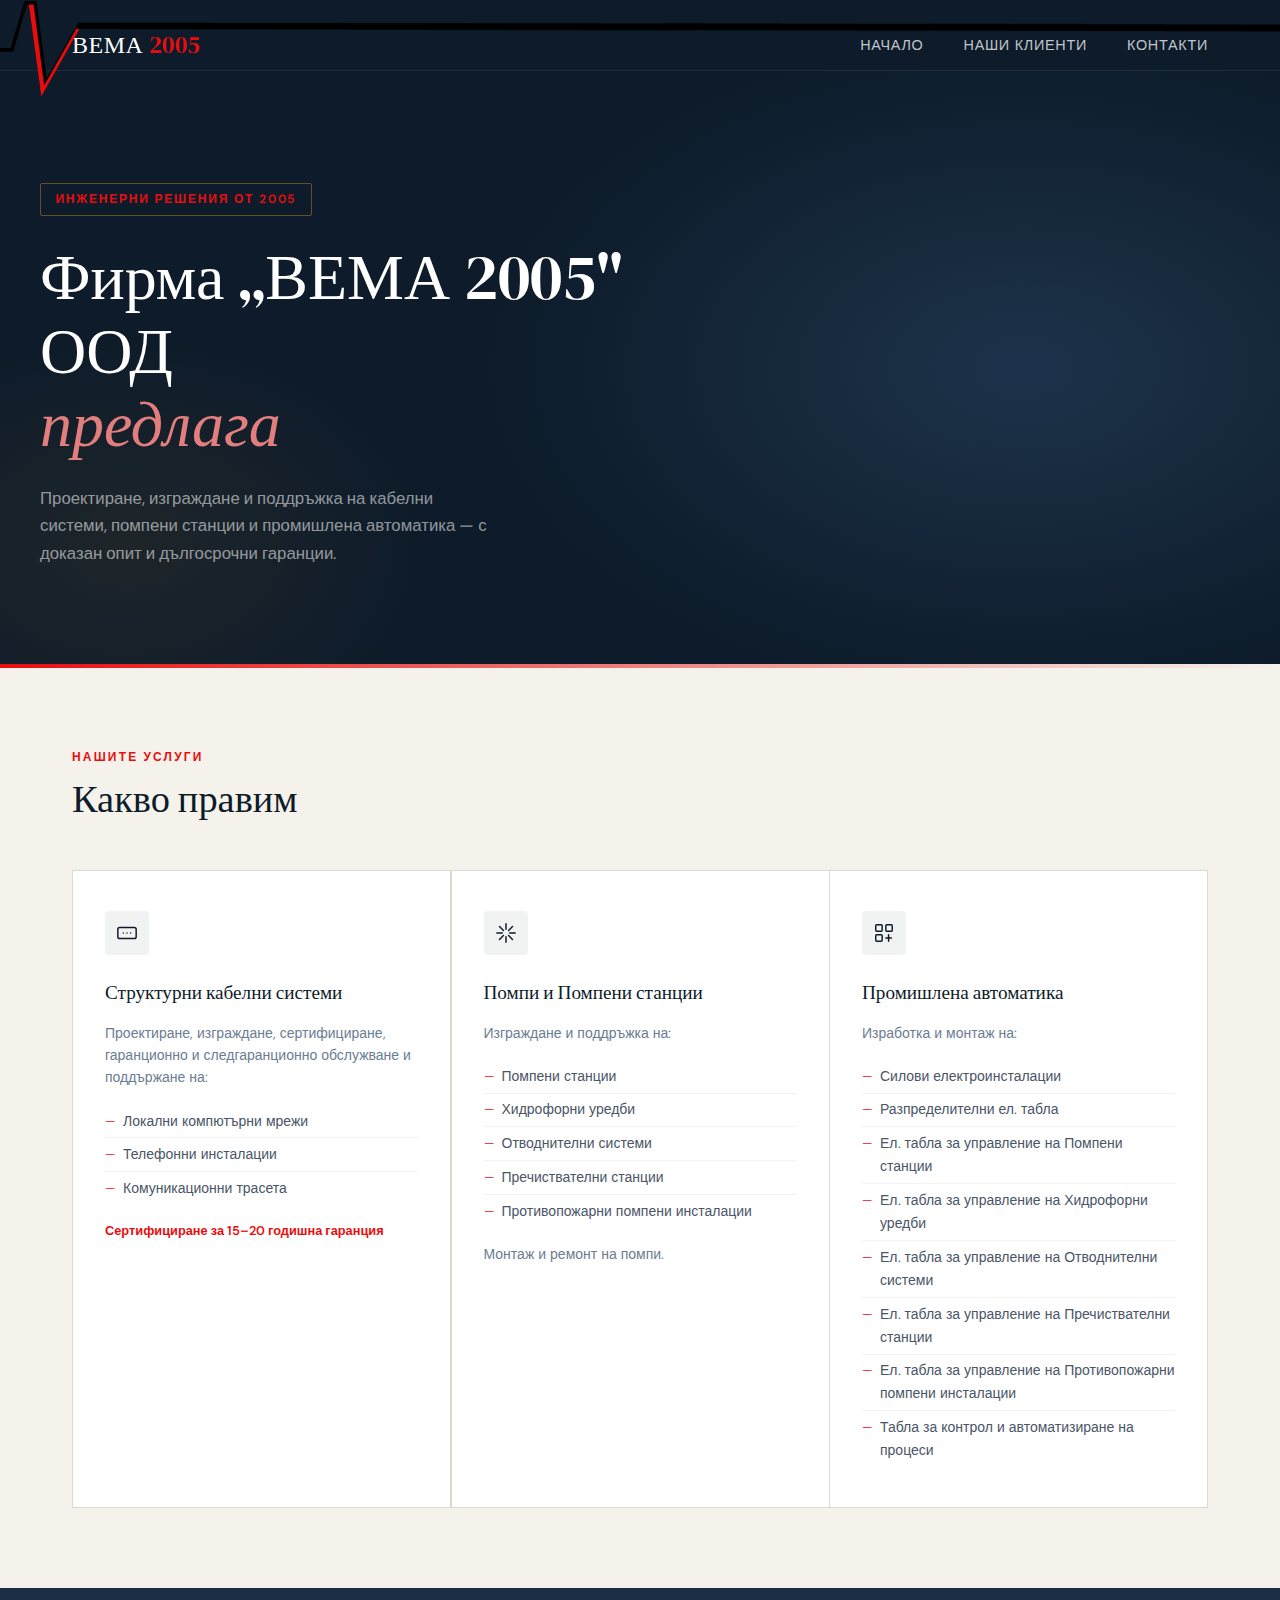
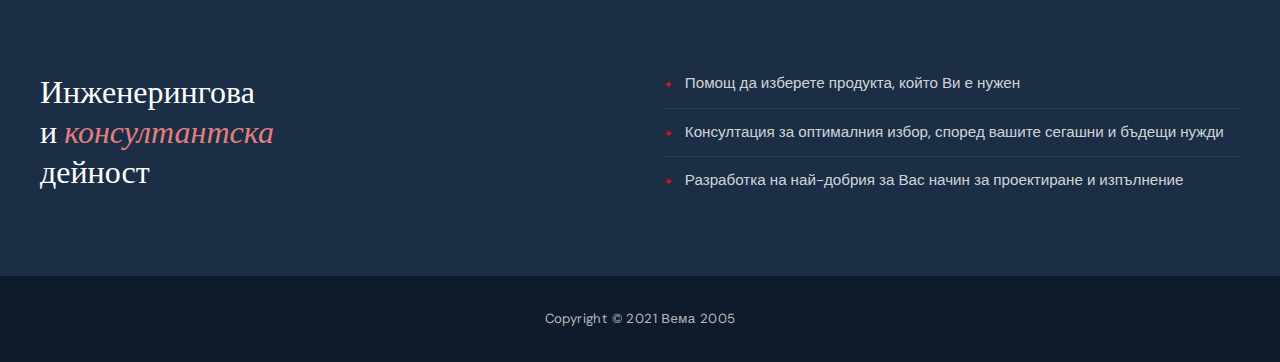
<file: www/index.html>
<!DOCTYPE html>
<html lang="bg">
<head>
  <meta charset="UTF-8" />
  <meta name="viewport" content="width=device-width, initial-scale=1.0" />
  <title>ВЕМА 2005 ООД</title>
  <link rel="preconnect" href="https://fonts.googleapis.com" />
  <link rel="preconnect" href="https://fonts.gstatic.com" crossorigin />
  <link href="https://fonts.googleapis.com/css2?family=DM+Sans:ital,opsz,wght@0,9..40,300;0,9..40,400;0,9..40,600;1,9..40,300&family=DM+Serif+Display:ital@0;1&display=swap" rel="stylesheet" />
  <link rel="stylesheet" href="static/css/stylesheet.css">
</head>
<body>

<!-- NAV -->
<header>
  <nav>
    <div class="logo">
      <img class="logo_banner" src="static/logo/vema-logo-long.png" alt="Vema Logo"/>
      ВЕМА <span>2005</span>
    </div>
    <ul>
      <li><a href="/new-version/static">Начало</a></li>
      <li><a href="/www/clients.html">Наши Клиенти</a></li>
      <li><a href="/www/contacts.html">Контакти</a></li>
    </ul>
  </nav>
</header>

<!-- HERO -->
<section class="hero">
  <div class="hero-inner">
    <div class="hero-tag">Инженерни решения от 2005</div>
    <h1>Фирма „ВЕМА 2005" ООД<br /><em>предлага</em></h1>
    <p class="hero-desc">Проектиране, изграждане и поддръжка на кабелни системи, помпени станции и промишлена автоматика — с доказан опит и дългосрочни гаранции.</p>
  </div>
</section>

<div class="divider-bar"></div>

<!-- SERVICES -->
<section class="services">
  <p class="section-label">Нашите услуги</p>
  <h2 class="section-title">Какво правим</h2>

  <div class="cards">

    <!-- Card 1 -->
    <div class="card">
      <div class="card-icon">
        <svg viewBox="0 0 24 24" fill="none" stroke-width="1.6" stroke-linecap="round" stroke-linejoin="round">
          <rect x="2" y="6" width="20" height="12" rx="2"/>
          <path d="M12 12h.01M8 12h.01M16 12h.01"/>
        </svg>
      </div>
      <h3>Структурни кабелни системи</h3>
      <p>Проектиране, изграждане, сертифициране, гаранционно и следгаранционно обслужване и поддържане на:</p>
      <ul>
        <li>Локални компютърни мрежи</li>
        <li>Телефонни инсталации</li>
        <li>Комуникационни трасета</li>
      </ul>
      <p style="margin-top:1rem; font-size:0.8rem; color:var(--accent); font-weight:600;">Сертифициране за 15–20 годишна гаранция</p>
    </div>

    <!-- Card 2 -->
    <div class="card">
      <div class="card-icon">
        <svg viewBox="0 0 24 24" fill="none" stroke-width="1.6" stroke-linecap="round" stroke-linejoin="round">
          <path d="M12 2v6m0 8v6M4.93 4.93l4.24 4.24m5.66 5.66 4.24 4.24M2 12h6m8 0h6M4.93 19.07l4.24-4.24m5.66-5.66 4.24-4.24"/>
        </svg>
      </div>
      <h3>Помпи и Помпени станции</h3>
      <p>Изграждане и поддръжка на:</p>
      <ul>
        <li>Помпени станции</li>
        <li>Хидрофорни уредби</li>
        <li>Отводнителни системи</li>
        <li>Пречиствателни станции</li>
        <li>Противопожарни помпени инсталации</li>
      </ul>
      <p style="margin-top:1rem; font-size:0.875rem; color:var(--muted);">Монтаж и ремонт на помпи.</p>
    </div>

    <!-- Card 3 -->
    <div class="card">
      <div class="card-icon">
        <svg viewBox="0 0 24 24" fill="none" stroke-width="1.6" stroke-linecap="round" stroke-linejoin="round">
          <rect x="3" y="3" width="7" height="7" rx="1"/>
          <rect x="14" y="3" width="7" height="7" rx="1"/>
          <rect x="3" y="14" width="7" height="7" rx="1"/>
          <path d="M14 17.5h3m0 0h3m-3 0V14m0 7v-3"/>
        </svg>
      </div>
      <h3>Промишлена автоматика</h3>
      <p>Изработка и монтаж на:</p>
      <ul>
        <li>Силови електроинсталации</li>
        <li>Разпределителни ел. табла</li>
        <li>Ел. табла за управление на Помпени станции</li>
        <li>Ел. табла за управление на Хидрофорни уредби</li>
        <li>Ел. табла за управление на Отводнителни системи</li>
        <li>Ел. табла за управление на Пречиствателни станции</li>
        <li>Ел. табла за управление на Противопожарни помпени инсталации</li>
        <li>Табла за контрол и автоматизиране на процеси</li>
      </ul>
    </div>

  </div>
</section>

<!-- CONSULTING BAND -->
<section class="consult-band">
  <div class="consult-inner">
    <h2>Инженерингова<br />и <em>консултантска</em><br />дейност</h2>
    <ul class="consult-list">
      <li>Помощ да изберете продукта, който Ви е нужен</li>
      <li>Консултация за оптималния избор, според вашите сегашни и бъдещи нужди</li>
      <li>Разработка на най-добрия за Вас начин за проектиране и изпълнение</li>
    </ul>
  </div>
</section>

<!-- FOOTER -->
<footer>
  <p><strong>Copyright © 2021 Вема 2005</strong></p>
</footer>

</body>
</html>
</file>
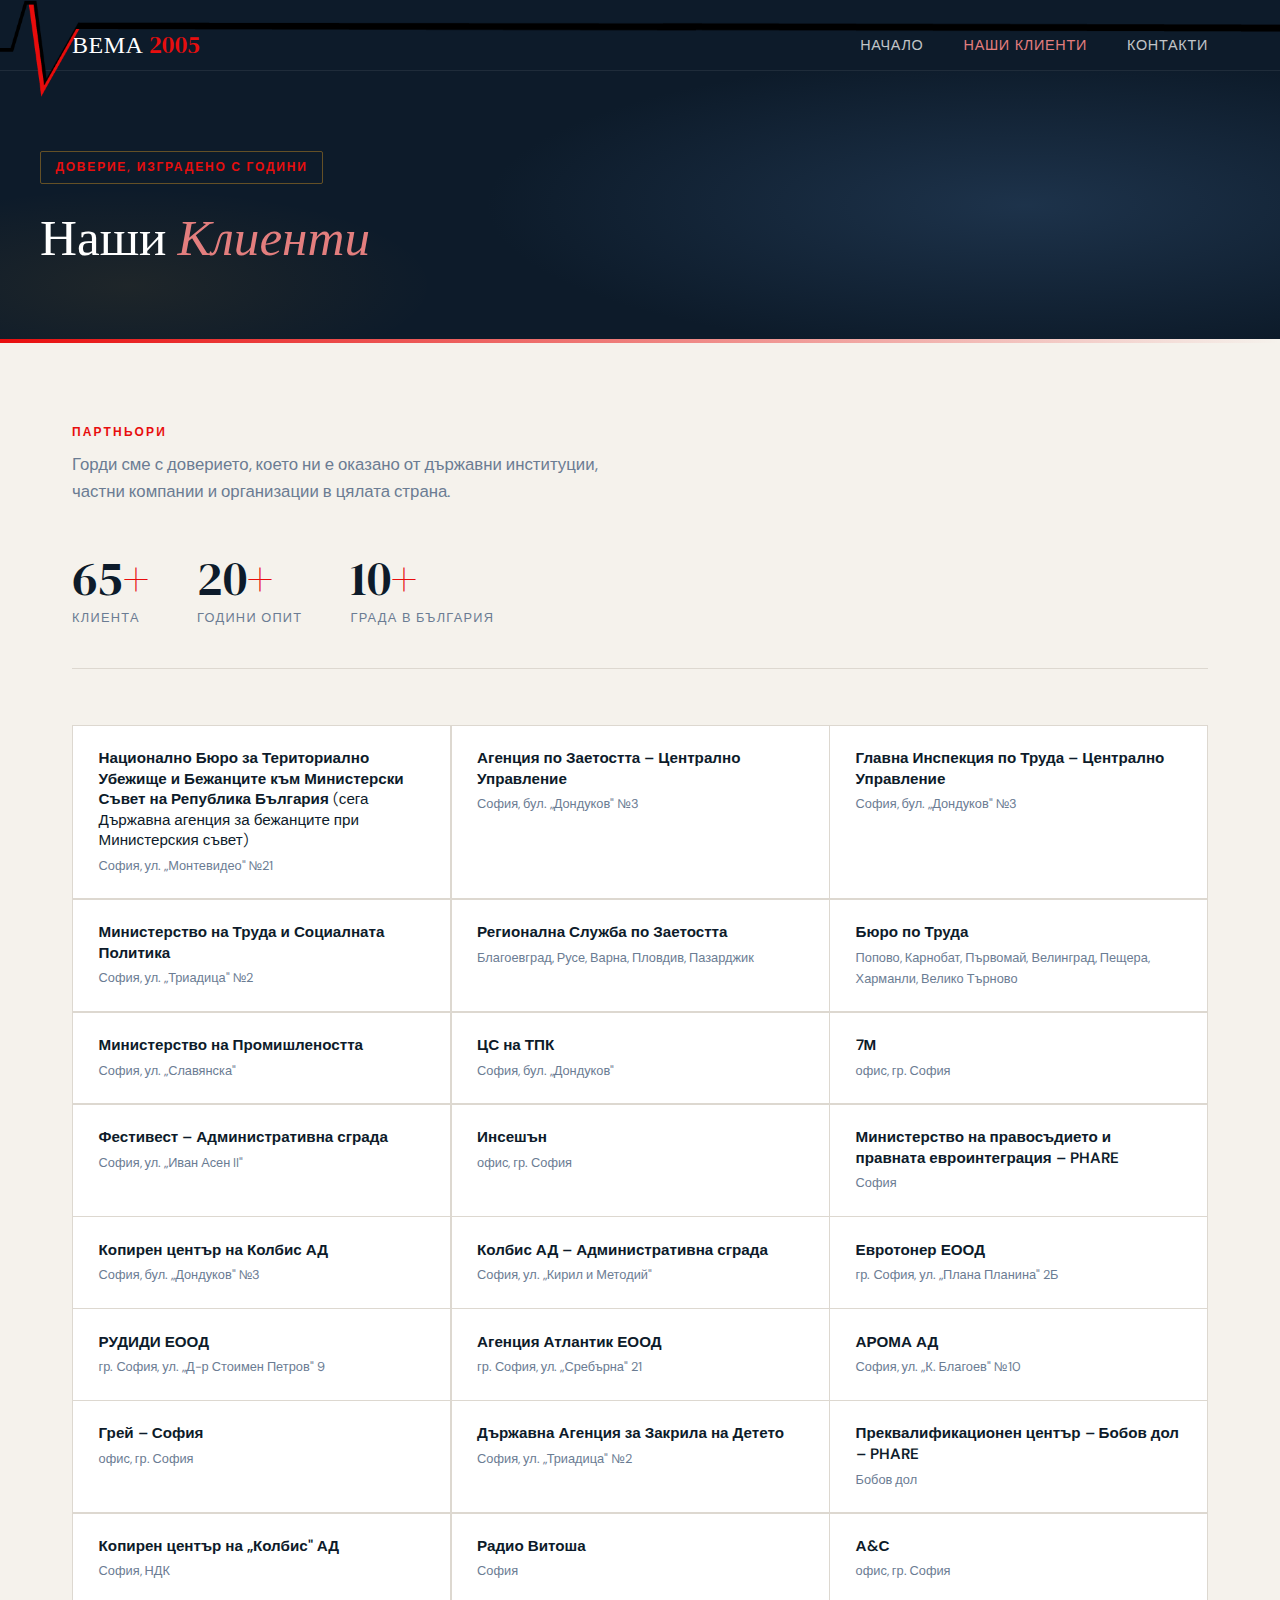
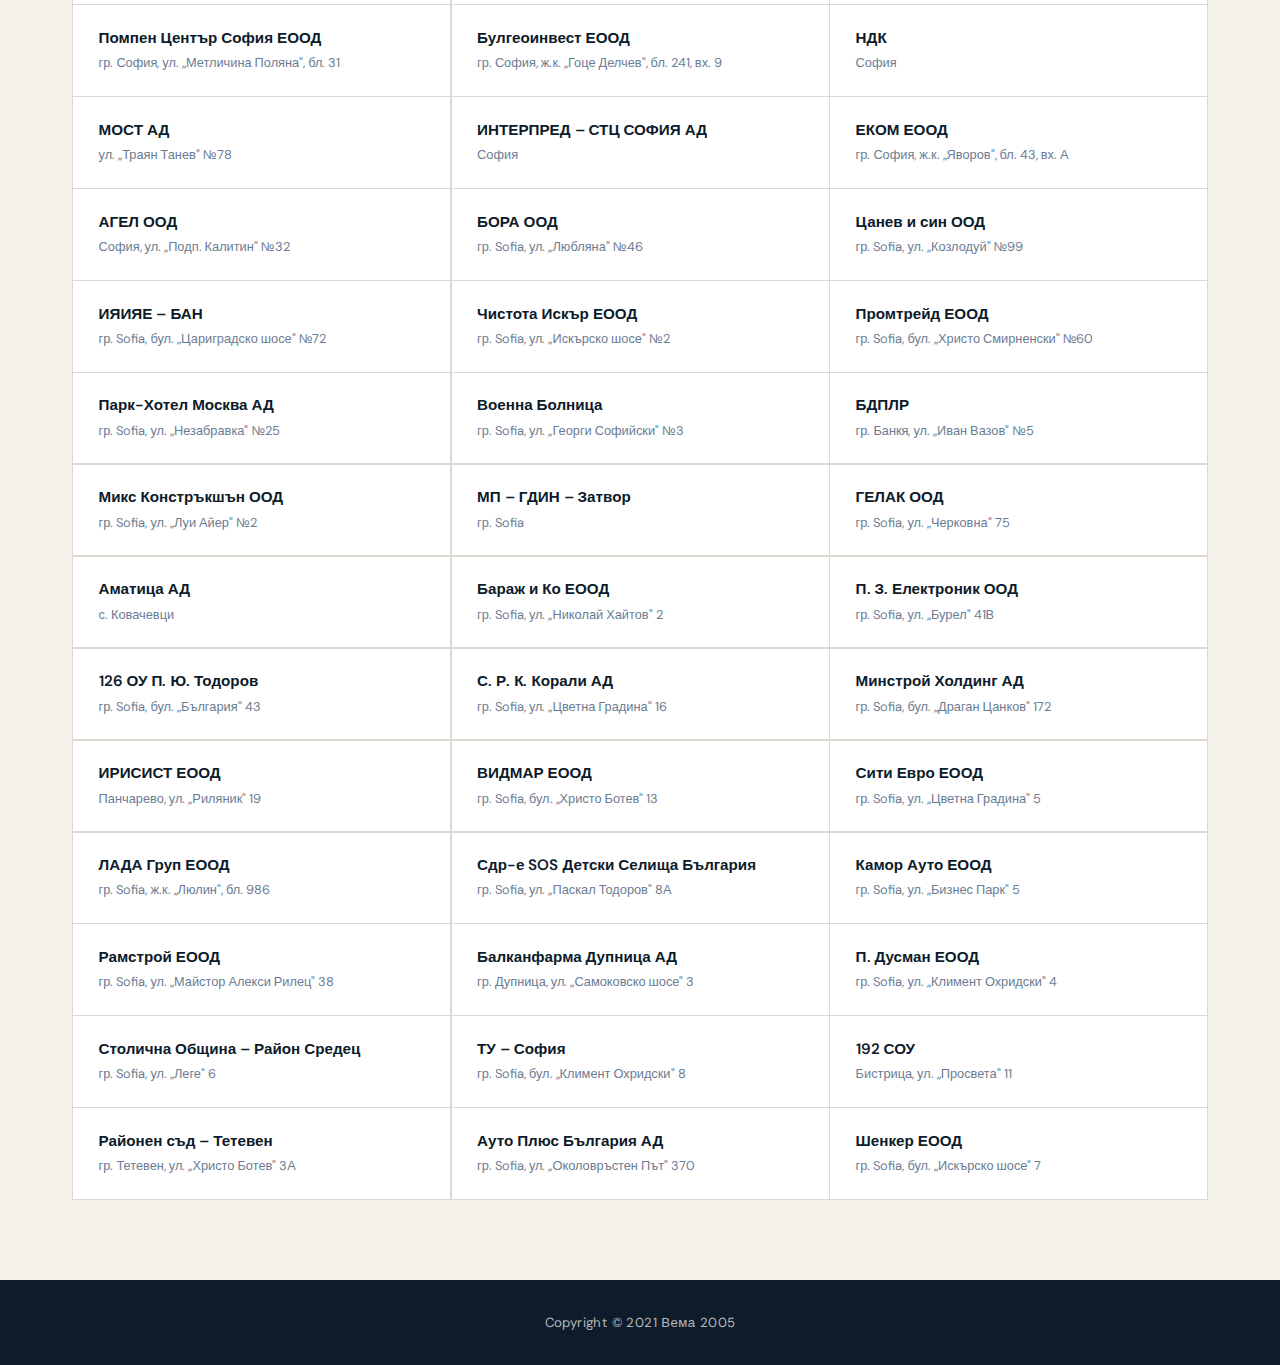
<file: www/clients.html>
<!DOCTYPE html>
<html lang="bg">
<head>
  <meta charset="UTF-8" />
  <meta name="viewport" content="width=device-width, initial-scale=1.0" />
  <title>Наши Клиенти – ВЕМА 2005 ООД</title>
  <link rel="preconnect" href="https://fonts.googleapis.com" />
  <link rel="preconnect" href="https://fonts.gstatic.com" crossorigin />
  <link href="https://fonts.googleapis.com/css2?family=DM+Sans:ital,opsz,wght@0,9..40,300;0,9..40,400;0,9..40,600;1,9..40,300&family=DM+Serif+Display:ital@0;1&display=swap" rel="stylesheet" />
  <link rel="stylesheet" href="static/css/stylesheet.css">
</head>
<body>
  <!-- NAV -->
  <header>
    <nav>
      <div class="logo">
        <img class="logo_banner" src="static/logo/vema-logo-long.png" alt="Vema Logo"/>
        <a class="logo" href="/new-versionic">ВЕМА <span>2005</span></a>
      </div>
      <ul>
        <li><a href="/new-version/static">Начало</a></li>
        <li><a href="/www/clients.html" class="active">Наши Клиенти</a></li>
        <li><a href="/www/contacts.html">Контакти</a></li>
      </ul>
    </nav>
  </header>

  <!-- PAGE HERO -->
  <section class="page-hero">
    <div class="page-hero-inner">
      <div class="hero-tag">Доверие, изградено с години</div>
      <h1>Наши <em>Клиенти</em></h1>
    </div>
  </section>

  <div class="divider-bar"></div>

  <!-- CLIENTS -->
  <section class="clients-section">
    <p class="section-label">Партньори</p>
    <p class="section-intro">Горди сме с доверието, което ни е оказано от държавни институции, частни компании и организации в цялата страна.</p>

    <div class="counter-row">
      <div class="counter">
        <div class="counter-number">65<span>+</span></div>
        <div class="counter-label">Клиента</div>
      </div>
      <div class="counter">
        <div class="counter-number">20<span>+</span></div>
        <div class="counter-label">Години опит</div>
      </div>
      <div class="counter">
        <div class="counter-number">10<span>+</span></div>
        <div class="counter-label">Града в България</div>
      </div>
    </div>

    <div class="clients-grid">

      <div class="client-item">
        <div class="client-name">Национално Бюро за Териториално Убежище и Бежанците към Министерски Съвет на Република България <span style="font-weight:300;">(сега Държавна агенция за бежанците при Министерския съвет)</span></div>
        <div class="client-address">София, ул. „Монтевидео" №21</div>
      </div>

      <div class="client-item">
        <div class="client-name">Агенция по Заетостта – Централно Управление</div>
        <div class="client-address">София, бул. „Дондуков" №3</div>
      </div>

      <div class="client-item">
        <div class="client-name">Главна Инспекция по Труда – Централно Управление</div>
        <div class="client-address">София, бул. „Дондуков" №3</div>
      </div>

      <div class="client-item">
        <div class="client-name">Министерство на Труда и Социалната Политика</div>
        <div class="client-address">София, ул. „Триадица" №2</div>
      </div>

      <div class="client-item">
        <div class="client-name">Регионална Служба по Заетостта</div>
        <div class="client-address">Благоевград, Русе, Варна, Пловдив, Пазарджик</div>
      </div>

      <div class="client-item">
        <div class="client-name">Бюро по Труда</div>
        <div class="client-address">Попово, Карнобат, Първомай, Велинград, Пещера, Харманли, Велико Търново</div>
      </div>

      <div class="client-item">
        <div class="client-name">Министерство на Промишлеността</div>
        <div class="client-address">София, ул. „Славянска"</div>
      </div>

      <div class="client-item">
        <div class="client-name">ЦС на ТПК</div>
        <div class="client-address">София, бул. „Дондуков"</div>
      </div>

      <div class="client-item">
        <div class="client-name">7М</div>
        <div class="client-address">офис, гр. София</div>
      </div>

      <div class="client-item">
        <div class="client-name">Фестивест – Административна сграда</div>
        <div class="client-address">София, ул. „Иван Асен II"</div>
      </div>

      <div class="client-item">
        <div class="client-name">Инсешън</div>
        <div class="client-address">офис, гр. София</div>
      </div>

      <div class="client-item">
        <div class="client-name">Министерство на правосъдието и правната евроинтеграция – PHARE</div>
        <div class="client-address">София</div>
      </div>

      <div class="client-item">
        <div class="client-name">Копирен център на Колбис АД</div>
        <div class="client-address">София, бул. „Дондуков" №3</div>
      </div>

      <div class="client-item">
        <div class="client-name">Колбис АД – Административна сграда</div>
        <div class="client-address">София, ул. „Кирил и Методий"</div>
      </div>

      <div class="client-item">
        <div class="client-name">Евротонер ЕООД</div>
        <div class="client-address">гр. София, ул. „Плана Планина" 2Б</div>
      </div>

      <div class="client-item">
        <div class="client-name">РУДИДИ ЕООД</div>
        <div class="client-address">гр. София, ул. „Д-р Стоимен Петров" 9</div>
      </div>

      <div class="client-item">
        <div class="client-name">Агенция Атлантик ЕООД</div>
        <div class="client-address">гр. София, ул. „Сребърна" 21</div>
      </div>

      <div class="client-item">
        <div class="client-name">АРОМА АД</div>
        <div class="client-address">София, ул. „К. Благоев" №10</div>
      </div>

      <div class="client-item">
        <div class="client-name">Грей – София</div>
        <div class="client-address">офис, гр. София</div>
      </div>

      <div class="client-item">
        <div class="client-name">Държавна Агенция за Закрила на Детето</div>
        <div class="client-address">София, ул. „Триадица" №2</div>
      </div>

      <div class="client-item">
        <div class="client-name">Преквалификационен център – Бобов дол – PHARE</div>
        <div class="client-address">Бобов дол</div>
      </div>

      <div class="client-item">
        <div class="client-name">Копирен център на „Колбис" АД</div>
        <div class="client-address">София, НДК</div>
      </div>

      <div class="client-item">
        <div class="client-name">Радио Витоша</div>
        <div class="client-address">София</div>
      </div>

      <div class="client-item">
        <div class="client-name">А&С</div>
        <div class="client-address">офис, гр. София</div>
      </div>

      <div class="client-item">
        <div class="client-name">Помпен Център София ЕООД</div>
        <div class="client-address">гр. София, ул. „Метличина Поляна", бл. 31</div>
      </div>

      <div class="client-item">
        <div class="client-name">Булгеоинвест ЕООД</div>
        <div class="client-address">гр. София, ж.к. „Гоце Делчев", бл. 241, вх. 9</div>
      </div>

      <div class="client-item">
        <div class="client-name">НДК</div>
        <div class="client-address">София</div>
      </div>

      <div class="client-item">
        <div class="client-name">МОСТ АД</div>
        <div class="client-address">ул. „Траян Танев" №78</div>
      </div>

      <div class="client-item">
        <div class="client-name">ИНТЕРПРЕД – СТЦ СОФИЯ АД</div>
        <div class="client-address">София</div>
      </div>

      <div class="client-item">
        <div class="client-name">ЕКОМ ЕООД</div>
        <div class="client-address">гр. София, ж.к. „Яворов", бл. 43, вх. А</div>
      </div>

      <div class="client-item">
        <div class="client-name">АГЕЛ ООД</div>
        <div class="client-address">София, ул. „Подп. Калитин" №32</div>
      </div>

      <div class="client-item">
        <div class="client-name">БОРА ООД</div>
        <div class="client-address">гр. Sofia, ул. „Любляна" №46</div>
      </div>

      <div class="client-item">
        <div class="client-name">Цанев и син ООД</div>
        <div class="client-address">гр. Sofia, ул. „Козлодуй" №99</div>
      </div>

      <div class="client-item">
        <div class="client-name">ИЯИЯЕ – БАН</div>
        <div class="client-address">гр. Sofia, бул. „Цариградско шосе" №72</div>
      </div>

      <div class="client-item">
        <div class="client-name">Чистота Искър ЕООД</div>
        <div class="client-address">гр. Sofia, ул. „Искърско шосе" №2</div>
      </div>

      <div class="client-item">
        <div class="client-name">Промтрейд ЕООД</div>
        <div class="client-address">гр. Sofia, бул. „Христо Смирненски" №60</div>
      </div>

      <div class="client-item">
        <div class="client-name">Парк-Хотел Москва АД</div>
        <div class="client-address">гр. Sofia, ул. „Незабравка" №25</div>
      </div>

      <div class="client-item">
        <div class="client-name">Военна Болница</div>
        <div class="client-address">гр. Sofia, ул. „Георги Софийски" №3</div>
      </div>

      <div class="client-item">
        <div class="client-name">БДПЛР</div>
        <div class="client-address">гр. Банкя, ул. „Иван Вазов" №5</div>
      </div>

      <div class="client-item">
        <div class="client-name">Микс Констръкшън ООД</div>
        <div class="client-address">гр. Sofia, ул. „Луи Айер" №2</div>
      </div>

      <div class="client-item">
        <div class="client-name">МП – ГДИН – Затвор</div>
        <div class="client-address">гр. Sofia</div>
      </div>

      <div class="client-item">
        <div class="client-name">ГЕЛАК ООД</div>
        <div class="client-address">гр. Sofia, ул. „Черковна" 75</div>
      </div>

      <div class="client-item">
        <div class="client-name">Аматица АД</div>
        <div class="client-address">с. Ковачевци</div>
      </div>

      <div class="client-item">
        <div class="client-name">Бараж и Ко ЕООД</div>
        <div class="client-address">гр. Sofia, ул. „Николай Хайтов" 2</div>
      </div>

      <div class="client-item">
        <div class="client-name">П. З. Електроник ООД</div>
        <div class="client-address">гр. Sofia, ул. „Бурел" 41В</div>
      </div>

      <div class="client-item">
        <div class="client-name">126 ОУ П. Ю. Тодоров</div>
        <div class="client-address">гр. Sofia, бул. „България" 43</div>
      </div>

      <div class="client-item">
        <div class="client-name">С. Р. К. Корали АД</div>
        <div class="client-address">гр. Sofia, ул. „Цветна Градина" 16</div>
      </div>

      <div class="client-item">
        <div class="client-name">Минстрой Холдинг АД</div>
        <div class="client-address">гр. Sofia, бул. „Драган Цанков" 172</div>
      </div>

      <div class="client-item">
        <div class="client-name">ИРИСИСТ ЕООД</div>
        <div class="client-address">Панчарево, ул. „Риляник" 19</div>
      </div>

      <div class="client-item">
        <div class="client-name">ВИДМАР ЕООД</div>
        <div class="client-address">гр. Sofia, бул. „Христо Ботев" 13</div>
      </div>

      <div class="client-item">
        <div class="client-name">Сити Евро ЕООД</div>
        <div class="client-address">гр. Sofia, ул. „Цветна Градина" 5</div>
      </div>

      <div class="client-item">
        <div class="client-name">ЛАДА Груп ЕООД</div>
        <div class="client-address">гр. Sofia, ж.к. „Люлин", бл. 986</div>
      </div>

      <div class="client-item">
        <div class="client-name">Сдр-е SOS Детски Селища България</div>
        <div class="client-address">гр. Sofia, ул. „Паскал Тодоров" 8А</div>
      </div>

      <div class="client-item">
        <div class="client-name">Камор Ауто ЕООД</div>
        <div class="client-address">гр. Sofia, ул. „Бизнес Парк" 5</div>
      </div>

      <div class="client-item">
        <div class="client-name">Рамстрой ЕООД</div>
        <div class="client-address">гр. Sofia, ул. „Майстор Алекси Рилец" 38</div>
      </div>

      <div class="client-item">
        <div class="client-name">Балканфарма Дупница АД</div>
        <div class="client-address">гр. Дупница, ул. „Самоковско шосе" 3</div>
      </div>

      <div class="client-item">
        <div class="client-name">П. Дусман ЕООД</div>
        <div class="client-address">гр. Sofia, ул. „Климент Охридски" 4</div>
      </div>

      <div class="client-item">
        <div class="client-name">Столична Община – Район Средец</div>
        <div class="client-address">гр. Sofia, ул. „Леге" 6</div>
      </div>

      <div class="client-item">
        <div class="client-name">ТУ – София</div>
        <div class="client-address">гр. Sofia, бул. „Климент Охридски" 8</div>
      </div>

      <div class="client-item">
        <div class="client-name">192 СОУ</div>
        <div class="client-address">Бистрица, ул. „Просвета" 11</div>
      </div>

      <div class="client-item">
        <div class="client-name">Районен съд – Тетевен</div>
        <div class="client-address">гр. Тетевен, ул. „Христо Ботев" 3А</div>
      </div>

      <div class="client-item">
        <div class="client-name">Ауто Плюс България АД</div>
        <div class="client-address">гр. Sofia, ул. „Околовръстен Път" 370</div>
      </div>

      <div class="client-item">
        <div class="client-name">Шенкер ЕООД</div>
        <div class="client-address">гр. Sofia, бул. „Искърско шосе" 7</div>
      </div>

    </div>
  </section>

  <!-- FOOTER -->
  <footer>
    <p><strong>Copyright © 2021 Вема 2005</strong></p>
  </footer>

</body>
</html>
</file>
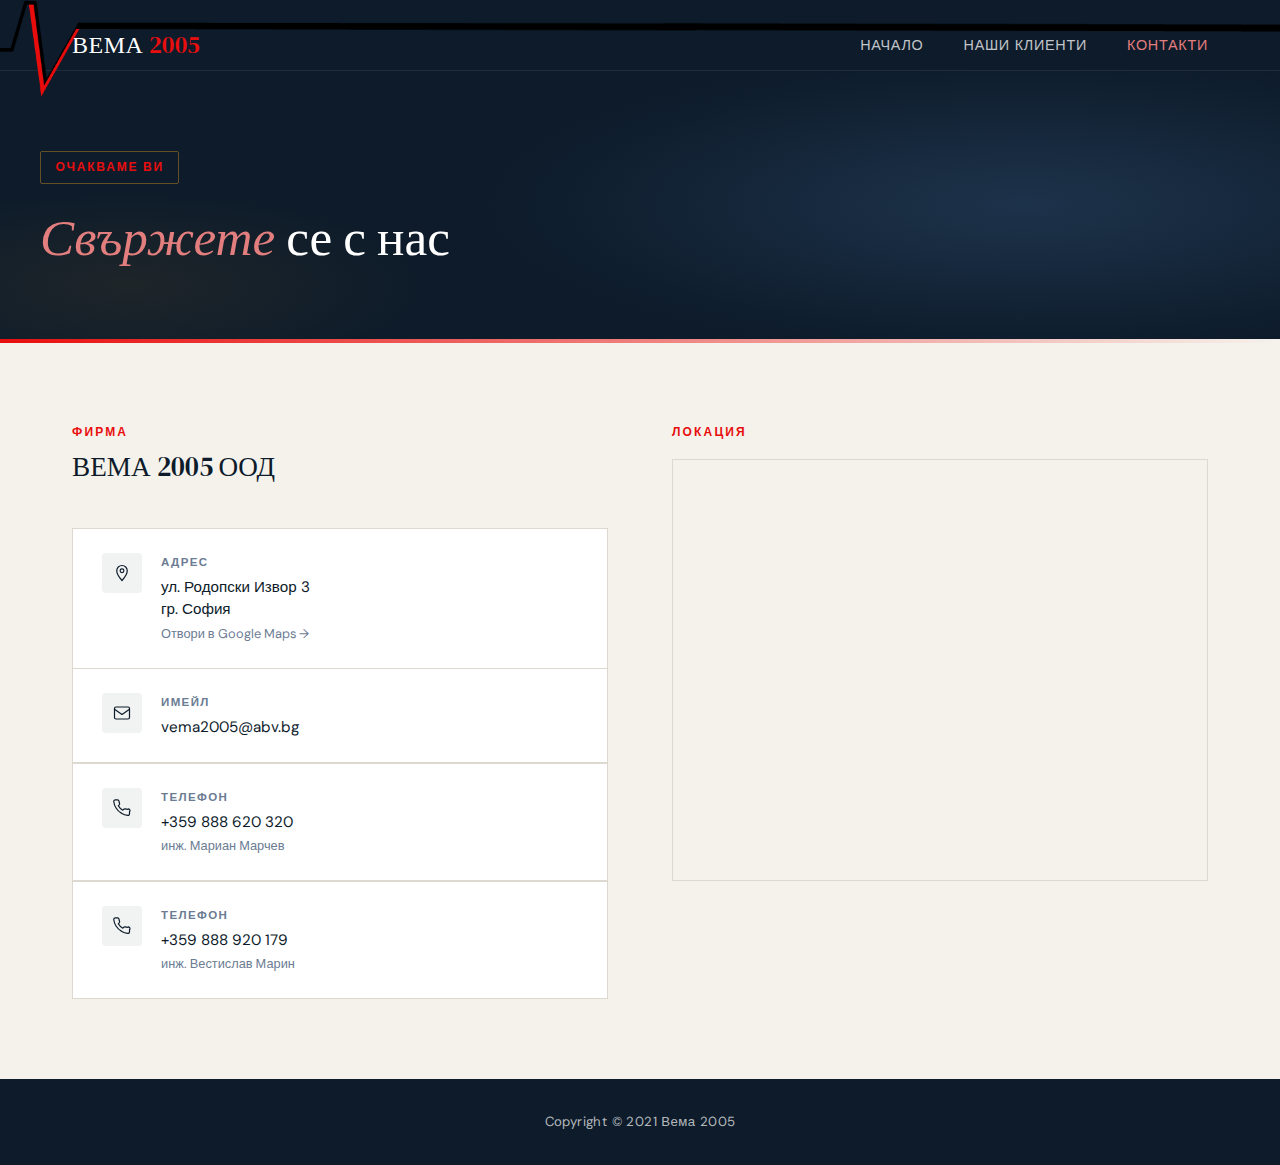
<file: www/contacts.html>
<!DOCTYPE html>
<html lang="bg">
<head>
  <meta charset="UTF-8" />
  <meta name="viewport" content="width=device-width, initial-scale=1.0" />
  <title>Контакти – ВЕМА 2005 ООД</title>
  <link rel="preconnect" href="https://fonts.googleapis.com" />
  <link rel="preconnect" href="https://fonts.gstatic.com" crossorigin />
  <link href="https://fonts.googleapis.com/css2?family=DM+Sans:ital,opsz,wght@0,9..40,300;0,9..40,400;0,9..40,600;1,9..40,300&family=DM+Serif+Display:ital@0;1&display=swap" rel="stylesheet" />
  <link rel="stylesheet" href="static/css/stylesheet.css">
</head>
<body>

  <!-- NAV -->
  <header>
    <nav>
      <div class="logo">
        <img class="logo_banner" src="static/logo/vema-logo-long.png" alt="Vema Logo"/>
        <a class="logo" href="/new-versionic">ВЕМА <span>2005</span></a>
      </div>
      <ul>
        <li><a href="/new-version/static">Начало</a></li>
        <li><a href="/www/clients.html">Наши Клиенти</a></li>
        <li><a href="/www/contacts.html" class="active">Контакти</a></li>
      </ul>
    </nav>
  </header>

  <!-- PAGE HERO -->
  <section class="page-hero">
    <div class="page-hero-inner">
      <div class="hero-tag">Очакваме ви</div>
      <h1><em>Свържете</em> се с нас</h1>
    </div>
  </section>

  <div class="divider-bar"></div>

  <!-- CONTACT CONTENT -->
  <section class="contact-section">

    <!-- Left: Info -->
    <div class="contact-info">
      <div>
        <p class="section-label">Фирма</p>
        <h2 class="company-name">ВЕМА 2005 ООД</h2>
      </div>

      <div class="contact-cards">

        <!-- Address -->
        <a class="contact-card" href="https://www.google.com/maps/place/ul.+%22Rodopski+Izvor%22+3,+1680+Borovo,+Sofia,+Bulgaria/@42.6722117,23.2863839,17z" target="_blank" rel="noopener">
          <div class="contact-card-icon">
            <svg viewBox="0 0 24 24"><path d="M12 2C8.13 2 5 5.13 5 9c0 5.25 7 13 7 13s7-7.75 7-13c0-3.87-3.13-7-7-7z"/><circle cx="12" cy="9" r="2.5"/></svg>
          </div>
          <div class="contact-card-body">
            <div class="contact-card-label">Адрес</div>
            <div class="contact-card-value">ул. Родопски Извор 3<br />гр. София</div>
            <div class="contact-card-sub">Отвори в Google Maps →</div>
          </div>
        </a>

        <!-- Email -->
        <a class="contact-card" href="mailto:vema2005@abv.bg">
          <div class="contact-card-icon">
            <svg viewBox="0 0 24 24"><rect x="2" y="4" width="20" height="16" rx="2"/><path d="m2 7 10 7 10-7"/></svg>
          </div>
          <div class="contact-card-body">
            <div class="contact-card-label">Имейл</div>
            <div class="contact-card-value">vema2005@abv.bg</div>
          </div>
        </a>

        <!-- Phone 1 -->
        <a class="contact-card" href="tel:+359888620320">
          <div class="contact-card-icon">
            <svg viewBox="0 0 24 24"><path d="M22 16.92v3a2 2 0 0 1-2.18 2 19.79 19.79 0 0 1-8.63-3.07A19.5 19.5 0 0 1 4.07 12a19.79 19.79 0 0 1-3.07-8.67A2 2 0 0 1 3 1.18h3a2 2 0 0 1 2 1.72c.127.96.361 1.903.7 2.81a2 2 0 0 1-.45 2.11L7.09 8.91a16 16 0 0 0 6 6l1.27-1.27a2 2 0 0 1 2.11-.45c.907.339 1.85.573 2.81.7A2 2 0 0 1 22 16.92z"/></svg>
          </div>
          <div class="contact-card-body">
            <div class="contact-card-label">Телефон</div>
            <div class="contact-card-value">+359 888 620 320</div>
            <div class="contact-card-sub">инж. Мариан Марчев</div>
          </div>
        </a>

        <!-- Phone 2 -->
        <a class="contact-card" href="tel:+359888920179">
          <div class="contact-card-icon">
            <svg viewBox="0 0 24 24"><path d="M22 16.92v3a2 2 0 0 1-2.18 2 19.79 19.79 0 0 1-8.63-3.07A19.5 19.5 0 0 1 4.07 12a19.79 19.79 0 0 1-3.07-8.67A2 2 0 0 1 3 1.18h3a2 2 0 0 1 2 1.72c.127.96.361 1.903.7 2.81a2 2 0 0 1-.45 2.11L7.09 8.91a16 16 0 0 0 6 6l1.27-1.27a2 2 0 0 1 2.11-.45c.907.339 1.85.573 2.81.7A2 2 0 0 1 22 16.92z"/></svg>
          </div>
          <div class="contact-card-body">
            <div class="contact-card-label">Телефон</div>
            <div class="contact-card-value">+359 888 920 179</div>
            <div class="contact-card-sub">инж. Вестислав Марин</div>
          </div>
        </a>

      </div>
    </div>

    <!-- Right: Map -->
    <div class="map-col">
      <p class="map-label">Локация</p>
      <div class="map-wrapper">
        <iframe
          src="https://www.google.com/maps/embed?pb=!1m18!1m12!1m3!1d2934.4244634!2d23.2863839!3d42.6722117!2m3!1f0!2f0!3f0!3m2!1i1024!2i768!4f13.1!3m3!1m2!1s0x40aa84dd1cf74f33%3A0xf290dcbad988ec9c!2sul.%20%22Rodopski%20Izvor%22%203%2C%201680%20Borovo%2C%20Sofia%2C%20Bulgaria!5e0!3m2!1sen!2sbg!4v1700000000000"
          allowfullscreen=""
          loading="lazy"
          referrerpolicy="no-referrer-when-downgrade"
          title="ВЕМА 2005 ООД местоположение">
        </iframe>
      </div>
    </div>

  </section>

  <!-- FOOTER -->
  <footer>
    <p><strong>Copyright © 2021 Вема 2005</strong></p>
  </footer>

</body>
</html>
</file>
<file: www/static/css/stylesheet.css>
*, *::before, *::after { box-sizing: border-box; margin: 0; padding: 0; }

:root {
    --main: #0d1b2a;
    --main-mid: #1b2e45;
    --steel: #2d4a6b;
    --accent: #e80e0e;
    --accent-light: #e37e7e;
    --off-white: #f5f2ec;
    --text: #1a1a2e;
    --muted: #6b7c93;
    --border: #ddd8d0;
}

html { scroll-behavior: smooth; }

body {
    font-family: 'DM Sans', sans-serif;
    background: var(--off-white);
    color: var(--text);
    font-size: 16px;
    line-height: 1.65;
}

/* ── NAV ── */
header {
    position: sticky;
    top: 0;
    z-index: 100;
    background: var(--main);
    border-bottom: 1px solid rgba(255,255,255,0.08);
}

nav {
    max-width: 1200px;
    margin: 0 auto;
    padding: 0 2rem;
    display: flex;
    align-items: center;
    justify-content: space-between;
    height: 70px;
}

.logo_banner {
    width:100%;
    height:140%;
    pointer-events: none;
    position: absolute;
    top: 0;
    left: 0;
}

.logo {
    margin-top: 20px;
    font-family: 'DM Serif Display', serif;
    font-size: 1.5rem;
    color: #fff;
    letter-spacing: 0.02em;
    text-decoration: none;
}

.logo span { color: var(--accent); }

nav ul {
    margin-top: 20px;
    list-style: none;
    display: flex;
    gap: 2.5rem;
}

nav ul a {
    color: rgba(255,255,255,0.75);
    text-decoration: none;
    font-size: 0.9rem;
    font-weight: 400;
    letter-spacing: 0.05em;
    text-transform: uppercase;
    transition: color 0.2s;
}

nav ul a:hover,
nav ul a.active { color: var(--accent-light); }

/* ── PAGE HERO ── */
/* ── HERO ── */
.hero {
    background: var(--main);
    color: #fff;
    padding: 7rem 2rem 6rem;
    position: relative;
    overflow: hidden;
}

.hero::before {
    content: '';
    position: absolute;
    inset: 0;
    background:
            radial-gradient(ellipse 60% 80% at 80% 50%, rgba(45,74,107,0.5) 0%, transparent 70%),
            radial-gradient(ellipse 40% 60% at 10% 80%, rgba(232,160,32,0.08) 0%, transparent 60%);
}

.hero-inner {
    max-width: 1200px;
    margin: 0 auto;
    position: relative;
}

.page-hero {
    background: var(--main);
    color: #fff;
    padding: 5rem 2rem 4.5rem;
    position: relative;
    overflow: hidden;
}

.page-hero::before {
    content: '';
    position: absolute;
    inset: 0;
    background:
            radial-gradient(ellipse 60% 80% at 80% 50%, rgba(45,74,107,0.5) 0%, transparent 70%),
            radial-gradient(ellipse 40% 60% at 10% 80%, rgba(232,160,32,0.08) 0%, transparent 60%);
}

.page-hero-inner {
    max-width: 1200px;
    margin: 0 auto;
    position: relative;
}

.hero-tag {
    display: inline-block;
    font-size: 0.75rem;
    font-weight: 600;
    letter-spacing: 0.15em;
    text-transform: uppercase;
    color: var(--accent);
    border: 1px solid rgba(232,160,32,0.4);
    padding: 0.35rem 0.9rem;
    border-radius: 2px;
    margin-bottom: 1.5rem;
}

.hero h1 {
    font-family: 'DM Serif Display', serif;
    font-size: clamp(2.4rem, 5vw, 4rem);
    font-weight: 400;
    line-height: 1.15;
    max-width: 680px;
    margin-bottom: 1.5rem;
}

.hero h1 em {
    font-style: italic;
    color: var(--accent-light);
}

.hero-desc {
    color: rgba(255,255,255,0.55);
    max-width: 460px;
    font-size: 1.05rem;
}

.page-hero h1 {
    font-family: 'DM Serif Display', serif;
    font-size: clamp(2.2rem, 4vw, 3.4rem);
    font-weight: 400;
    line-height: 1.15;
}

.page-hero h1 em {
    font-style: italic;
    color: var(--accent-light);
}

.divider-bar {
    height: 4px;
    background: linear-gradient(90deg, var(--accent) 0%, transparent 100%);
}

/* ── SERVICES ── */
.services {
    max-width: 1200px;
    margin: 0 auto;
    padding: 5rem 2rem;
}

.section-label {
    font-size: 0.75rem;
    font-weight: 600;
    letter-spacing: 0.18em;
    text-transform: uppercase;
    color: var(--accent);
    margin-bottom: 0.6rem;
}

.section-title {
    font-family: 'DM Serif Display', serif;
    font-size: clamp(1.8rem, 3vw, 2.6rem);
    font-weight: 400;
    color: var(--main);
    margin-bottom: 3rem;
    line-height: 1.2;
}

.cards {
    display: grid;
    grid-template-columns: repeat(auto-fit, minmax(260px, 1fr));
    gap: 1.5px;
    background: var(--border);
    border: 1.5px solid var(--border);
}

.card {
    background: #fff;
    padding: 2.5rem 2rem;
    position: relative;
    transition: background 0.25s;
}

.card::before {
    content: '';
    position: absolute;
    top: 0; left: 0;
    width: 3px;
    height: 0;
    background: var(--accent);
    transition: height 0.3s ease;
}

.card:hover { background: #fdfaf5; }
.card:hover::before { height: 100%; }

.card-icon {
    width: 44px;
    height: 44px;
    margin-bottom: 1.4rem;
    display: flex;
    align-items: center;
    justify-content: center;
    background: rgba(13,27,42,0.06);
    border-radius: 4px;
}

.card-icon svg { width: 22px; height: 22px; stroke: var(--main); }

.card h3 {
    font-family: 'DM Serif Display', serif;
    font-size: 1.2rem;
    font-weight: 400;
    color: var(--main);
    margin-bottom: 0.8rem;
}

.card p {
    font-size: 0.875rem;
    color: var(--muted);
    margin-bottom: 1rem;
    line-height: 1.6;
}

.card ul {
    list-style: none;
    padding: 0;
}

.card ul li {
    font-size: 0.875rem;
    color: #4a5568;
    padding: 0.3rem 0;
    border-bottom: 1px solid rgba(0,0,0,0.05);
    display: flex;
    align-items: flex-start;
    gap: 0.5rem;
}

.card ul li::before {
    content: '—';
    color: var(--accent);
    flex-shrink: 0;
    font-size: 0.75rem;
    margin-top: 2px;
}

.card ul li:last-child { border-bottom: none; }

/* ── CONSULTING BAND ── */
.consult-band {
    background: var(--main-mid);
    color: #fff;
    padding: 4.5rem 2rem;
}

.consult-inner {
    max-width: 1200px;
    margin: 0 auto;
    display: grid;
    grid-template-columns: 1fr 1fr;
    gap: 3rem;
    align-items: center;
}

.consult-inner h2 {
    font-family: 'DM Serif Display', serif;
    font-size: clamp(1.6rem, 2.5vw, 2.2rem);
    font-weight: 400;
    line-height: 1.25;
}

.consult-inner h2 em {
    font-style: italic;
    color: var(--accent-light);
}

.consult-list {
    list-style: none;
}

.consult-list li {
    padding: 0.7rem 0;
    border-bottom: 1px solid rgba(255,255,255,0.08);
    font-size: 0.95rem;
    color: rgba(255,255,255,0.8);
    display: flex;
    gap: 0.8rem;
    align-items: flex-start;
}

.consult-list li:last-child { border-bottom: none; }

.consult-list li::before {
    content: '✦';
    color: var(--accent);
    font-size: 0.65rem;
    margin-top: 5px;
    flex-shrink: 0;
}

/* ── CLIENTS SECTION ── */
.clients-section {
    max-width: 1200px;
    margin: 0 auto;
    padding: 5rem 2rem;
}

.section-label {
    font-size: 0.75rem;
    font-weight: 600;
    letter-spacing: 0.18em;
    text-transform: uppercase;
    color: var(--accent);
    margin-bottom: 0.6rem;
}

.section-intro {
    font-size: 1.05rem;
    color: var(--muted);
    max-width: 560px;
    margin-bottom: 3rem;
}

.counter-row {
    display: flex;
    gap: 3rem;
    margin-bottom: 3.5rem;
    padding-bottom: 2.5rem;
    border-bottom: 1px solid var(--border);
    flex-wrap: wrap;
}

.counter {
    display: flex;
    flex-direction: column;
}

.counter-number {
    font-family: 'DM Serif Display', serif;
    font-size: 3rem;
    color: var(--main);
    line-height: 1;
}

.counter-number span { color: var(--accent); }

.counter-label {
    font-size: 0.8rem;
    color: var(--muted);
    text-transform: uppercase;
    letter-spacing: 0.1em;
    margin-top: 0.3rem;
}

/* Grid of client cards */
.clients-grid {
    display: grid;
    grid-template-columns: repeat(auto-fill, minmax(340px, 1fr));
    gap: 1.5px;
    background: var(--border);
    border: 1.5px solid var(--border);
}

.client-item {
    background: #fff;
    padding: 1.4rem 1.6rem;
    display: flex;
    flex-direction: column;
    gap: 0.25rem;
    position: relative;
    transition: background 0.2s;
}

.client-item::before {
    content: '';
    position: absolute;
    top: 0; left: 0;
    width: 3px;
    height: 0;
    background: var(--accent);
    transition: height 0.3s ease;
}

.client-item:hover { background: #fdfaf5; }
.client-item:hover::before { height: 100%; }

.client-name {
    font-size: 0.95rem;
    font-weight: 600;
    color: var(--main);
    line-height: 1.35;
}

.client-address {
    font-size: 0.8rem;
    color: var(--muted);
}

/* ── CONTACT SECTION ── */
.contact-section {
    max-width: 1200px;
    margin: 0 auto;
    padding: 5rem 2rem;
    display: grid;
    grid-template-columns: 1fr 1fr;
    gap: 4rem;
    align-items: start;
}

/* Left column – contact info */
.contact-info {
    display: flex;
    flex-direction: column;
    gap: 2.5rem;
}

.section-label {
    font-size: 0.75rem;
    font-weight: 600;
    letter-spacing: 0.18em;
    text-transform: uppercase;
    color: var(--accent);
    margin-bottom: 0.5rem;
}

.company-name {
    font-family: 'DM Serif Display', serif;
    font-size: 1.7rem;
    font-weight: 400;
    color: var(--main);
    line-height: 1.2;
    margin-bottom: 0.3rem;
}

/* Contact cards */
.contact-cards {
    display: flex;
    flex-direction: column;
    gap: 1.5px;
    background: var(--border);
    border: 1.5px solid var(--border);
}

.contact-card {
    background: #fff;
    padding: 1.5rem 1.8rem;
    display: flex;
    align-items: flex-start;
    gap: 1.2rem;
    position: relative;
    transition: background 0.2s;
    text-decoration: none;
    color: inherit;
}

a.contact-card:hover { background: #fdfaf5; }

.contact-card::before {
    content: '';
    position: absolute;
    top: 0; left: 0;
    width: 3px;
    height: 0;
    background: var(--accent);
    transition: height 0.3s ease;
}

a.contact-card:hover::before { height: 100%; }

.contact-card-icon {
    width: 40px;
    height: 40px;
    flex-shrink: 0;
    background: rgba(13,27,42,0.06);
    border-radius: 4px;
    display: flex;
    align-items: center;
    justify-content: center;
}

.contact-card-icon svg {
    width: 18px;
    height: 18px;
    stroke: var(--main);
    stroke-width: 1.6;
    stroke-linecap: round;
    stroke-linejoin: round;
    fill: none;
}

.contact-card-body {}

.contact-card-label {
    font-size: 0.72rem;
    font-weight: 600;
    letter-spacing: 0.12em;
    text-transform: uppercase;
    color: var(--muted);
    margin-bottom: 0.25rem;
}

.contact-card-value {
    font-size: 0.95rem;
    color: var(--main);
    line-height: 1.45;
}

.contact-card-sub {
    font-size: 0.8rem;
    color: var(--muted);
    margin-top: 0.15rem;
}

/* Right column – map embed */
.map-col {
    display: flex;
    flex-direction: column;
    gap: 1rem;
}

.map-label {
    font-size: 0.75rem;
    font-weight: 600;
    letter-spacing: 0.18em;
    text-transform: uppercase;
    color: var(--accent);
}

.map-wrapper {
    border: 1.5px solid var(--border);
    overflow: hidden;
    line-height: 0;
}

.map-wrapper iframe {
    width: 100%;
    height: 420px;
    border: none;
    display: block;
}

/* ── FOOTER ── */
footer {
    background: var(--main);
    color: rgba(255,255,255,0.4);
    text-align: center;
    padding: 2rem;
    font-size: 0.825rem;
    letter-spacing: 0.03em;
}

footer strong { color: rgba(255,255,255,0.7); font-weight: 400; }

/* ── ANIMATIONS ── */
@keyframes fadeUp {
    from { opacity: 0; transform: translateY(20px); }
    to   { opacity: 1; transform: translateY(0); }
}

.page-hero-inner > * {
    animation: fadeUp 0.7s ease both;
}
.page-hero-inner > *:nth-child(1) { animation-delay: 0.1s; }
.page-hero-inner > *:nth-child(2) { animation-delay: 0.25s; }

@media (max-width: 768px) {
    .clients-grid { grid-template-columns: 1fr; }
    nav ul { gap: 1.5rem; }
}

@media (max-width: 520px) {
    nav ul { display: none; }
}
</file>
